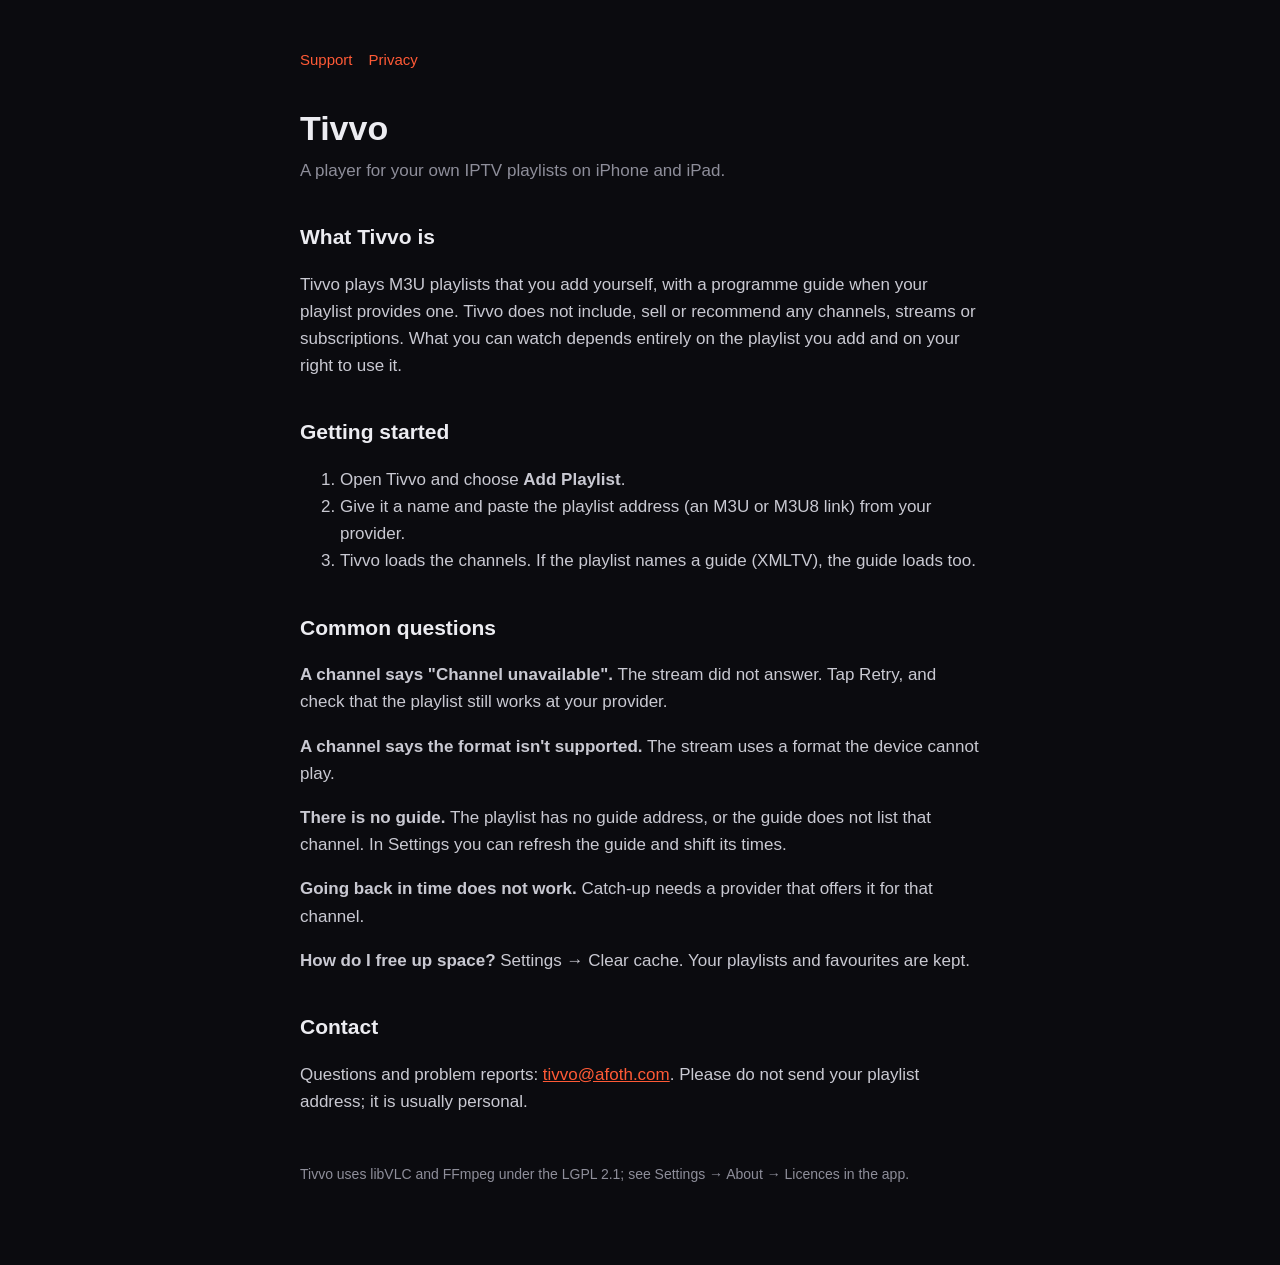
<file: index.html>
<!doctype html>
<html lang="en">
<head>
<meta charset="utf-8">
<meta name="viewport" content="width=device-width, initial-scale=1">
<title>Tivvo – Support</title>
<link rel="stylesheet" href="style.css">
</head>
<body>
<main>
<nav><a href="./">Support</a><a href="privacy.html">Privacy</a></nav>
<h1>Tivvo</h1>
<p class="sub">A player for your own IPTV playlists on iPhone and iPad.</p>

<h2>What Tivvo is</h2>
<p>Tivvo plays M3U playlists that you add yourself, with a programme guide when your playlist provides one. Tivvo does not include, sell or recommend any channels, streams or subscriptions. What you can watch depends entirely on the playlist you add and on your right to use it.</p>

<h2>Getting started</h2>
<ol>
<li>Open Tivvo and choose <strong>Add Playlist</strong>.</li>
<li>Give it a name and paste the playlist address (an M3U or M3U8 link) from your provider.</li>
<li>Tivvo loads the channels. If the playlist names a guide (XMLTV), the guide loads too.</li>
</ol>

<h2>Common questions</h2>
<p><strong>A channel says "Channel unavailable".</strong> The stream did not answer. Tap Retry, and check that the playlist still works at your provider.</p>
<p><strong>A channel says the format isn't supported.</strong> The stream uses a format the device cannot play.</p>
<p><strong>There is no guide.</strong> The playlist has no guide address, or the guide does not list that channel. In Settings you can refresh the guide and shift its times.</p>
<p><strong>Going back in time does not work.</strong> Catch-up needs a provider that offers it for that channel.</p>
<p><strong>How do I free up space?</strong> Settings → Clear cache. Your playlists and favourites are kept.</p>

<h2>Contact</h2>
<p>Questions and problem reports: <a href="mailto:tivvo@afoth.com">tivvo@afoth.com</a>. Please do not send your playlist address; it is usually personal.</p>

<footer>Tivvo uses libVLC and FFmpeg under the LGPL 2.1; see Settings → About → Licences in the app.</footer>
</main>
</body>
</html>
</file>
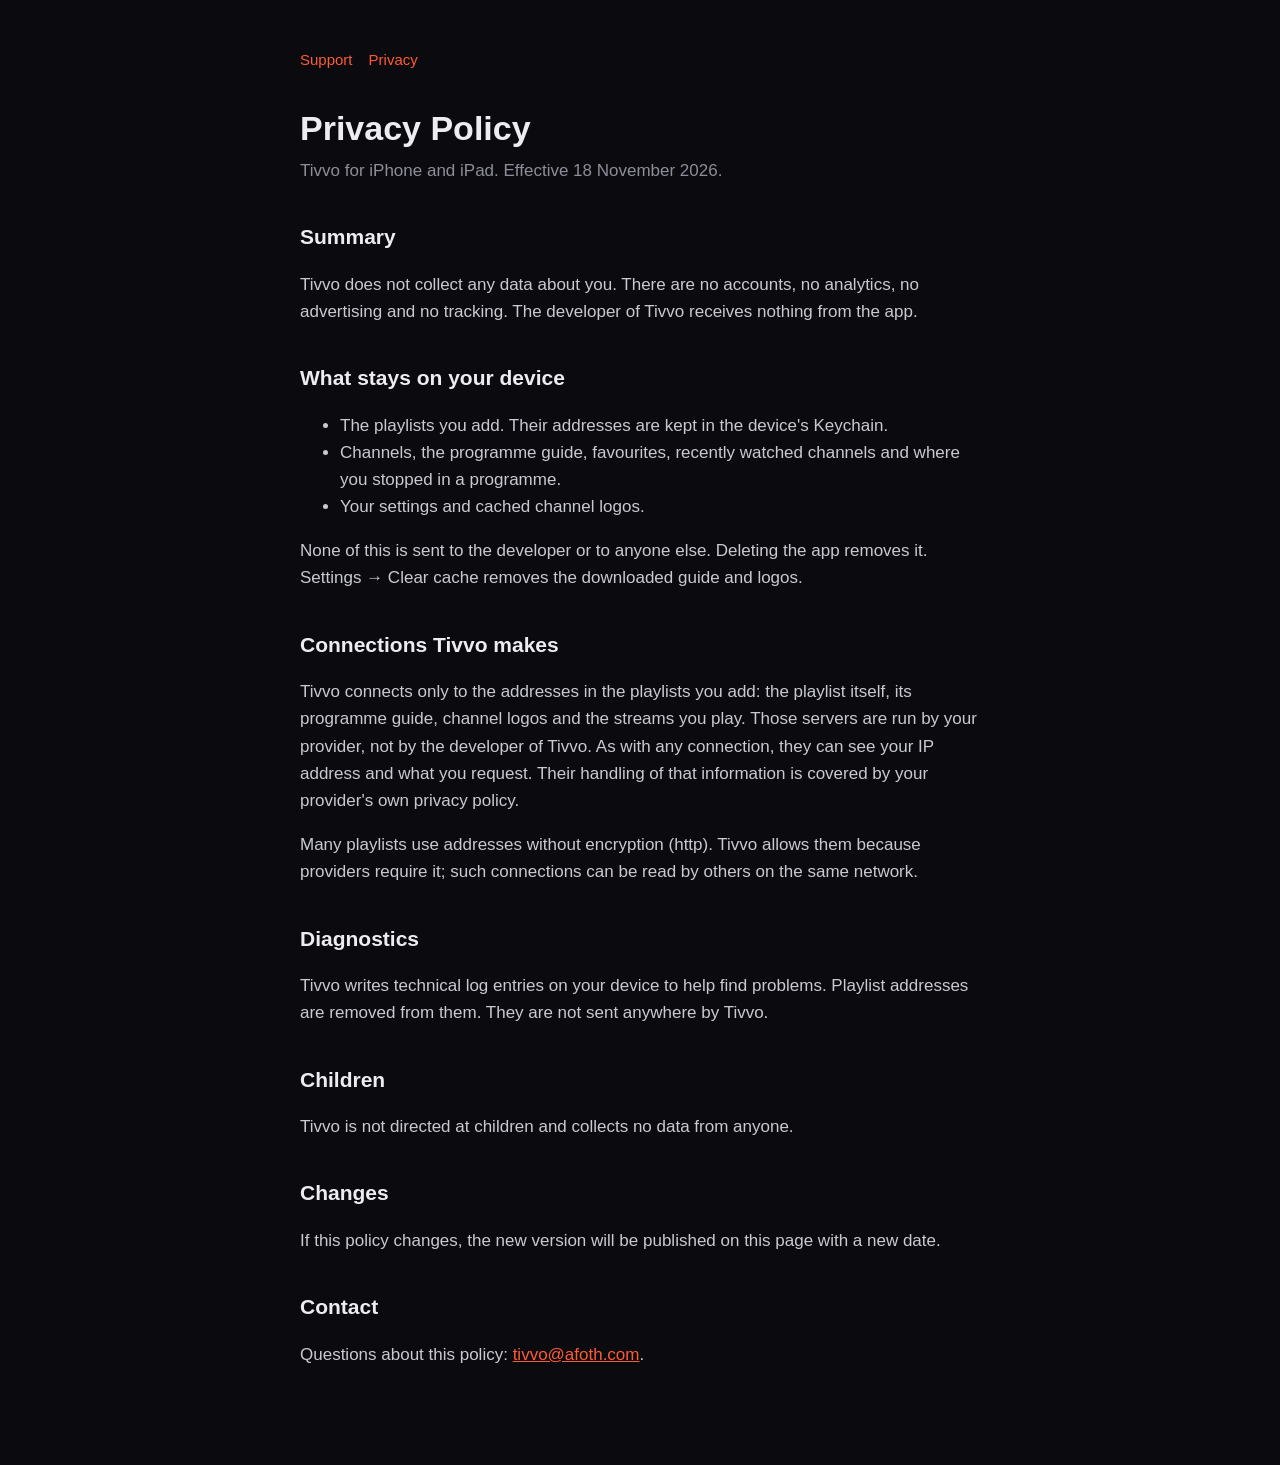
<file: privacy.html>
<!doctype html>
<html lang="en">
<head>
<meta charset="utf-8">
<meta name="viewport" content="width=device-width, initial-scale=1">
<title>Tivvo – Privacy Policy</title>
<link rel="stylesheet" href="style.css">
</head>
<body>
<main>
<nav><a href="./">Support</a><a href="privacy.html">Privacy</a></nav>
<h1>Privacy Policy</h1>
<p class="sub">Tivvo for iPhone and iPad. Effective 18 November 2026.</p>

<h2>Summary</h2>
<p>Tivvo does not collect any data about you. There are no accounts, no analytics, no advertising and no tracking. The developer of Tivvo receives nothing from the app.</p>

<h2>What stays on your device</h2>
<ul>
<li>The playlists you add. Their addresses are kept in the device's Keychain.</li>
<li>Channels, the programme guide, favourites, recently watched channels and where you stopped in a programme.</li>
<li>Your settings and cached channel logos.</li>
</ul>
<p>None of this is sent to the developer or to anyone else. Deleting the app removes it. Settings → Clear cache removes the downloaded guide and logos.</p>

<h2>Connections Tivvo makes</h2>
<p>Tivvo connects only to the addresses in the playlists you add: the playlist itself, its programme guide, channel logos and the streams you play. Those servers are run by your provider, not by the developer of Tivvo. As with any connection, they can see your IP address and what you request. Their handling of that information is covered by your provider's own privacy policy.</p>
<p>Many playlists use addresses without encryption (http). Tivvo allows them because providers require it; such connections can be read by others on the same network.</p>

<h2>Diagnostics</h2>
<p>Tivvo writes technical log entries on your device to help find problems. Playlist addresses are removed from them. They are not sent anywhere by Tivvo.</p>

<h2>Children</h2>
<p>Tivvo is not directed at children and collects no data from anyone.</p>

<h2>Changes</h2>
<p>If this policy changes, the new version will be published on this page with a new date.</p>

<h2>Contact</h2>
<p>Questions about this policy: <a href="mailto:tivvo@afoth.com">tivvo@afoth.com</a>.</p>
</main>
</body>
</html>
</file>
<file: style.css>
:root { color-scheme: dark; }
body { margin: 0; background: #0b0b0f; color: #ececf1; font: 17px/1.6 -apple-system, BlinkMacSystemFont, "Segoe UI", Roboto, sans-serif; }
main { max-width: 680px; margin: 0 auto; padding: 48px 20px 80px; }
h1 { font-size: 34px; line-height: 1.2; margin: 0 0 8px; }
h2 { font-size: 21px; margin: 36px 0 8px; }
p, li { color: #c9c9d2; }
a { color: #ff5a36; }
.sub { color: #8e8e9a; margin: 0 0 28px; }
nav { margin-bottom: 36px; font-size: 15px; }
nav a { margin-right: 16px; text-decoration: none; }
footer { margin-top: 48px; font-size: 14px; color: #8e8e9a; }
</file>
